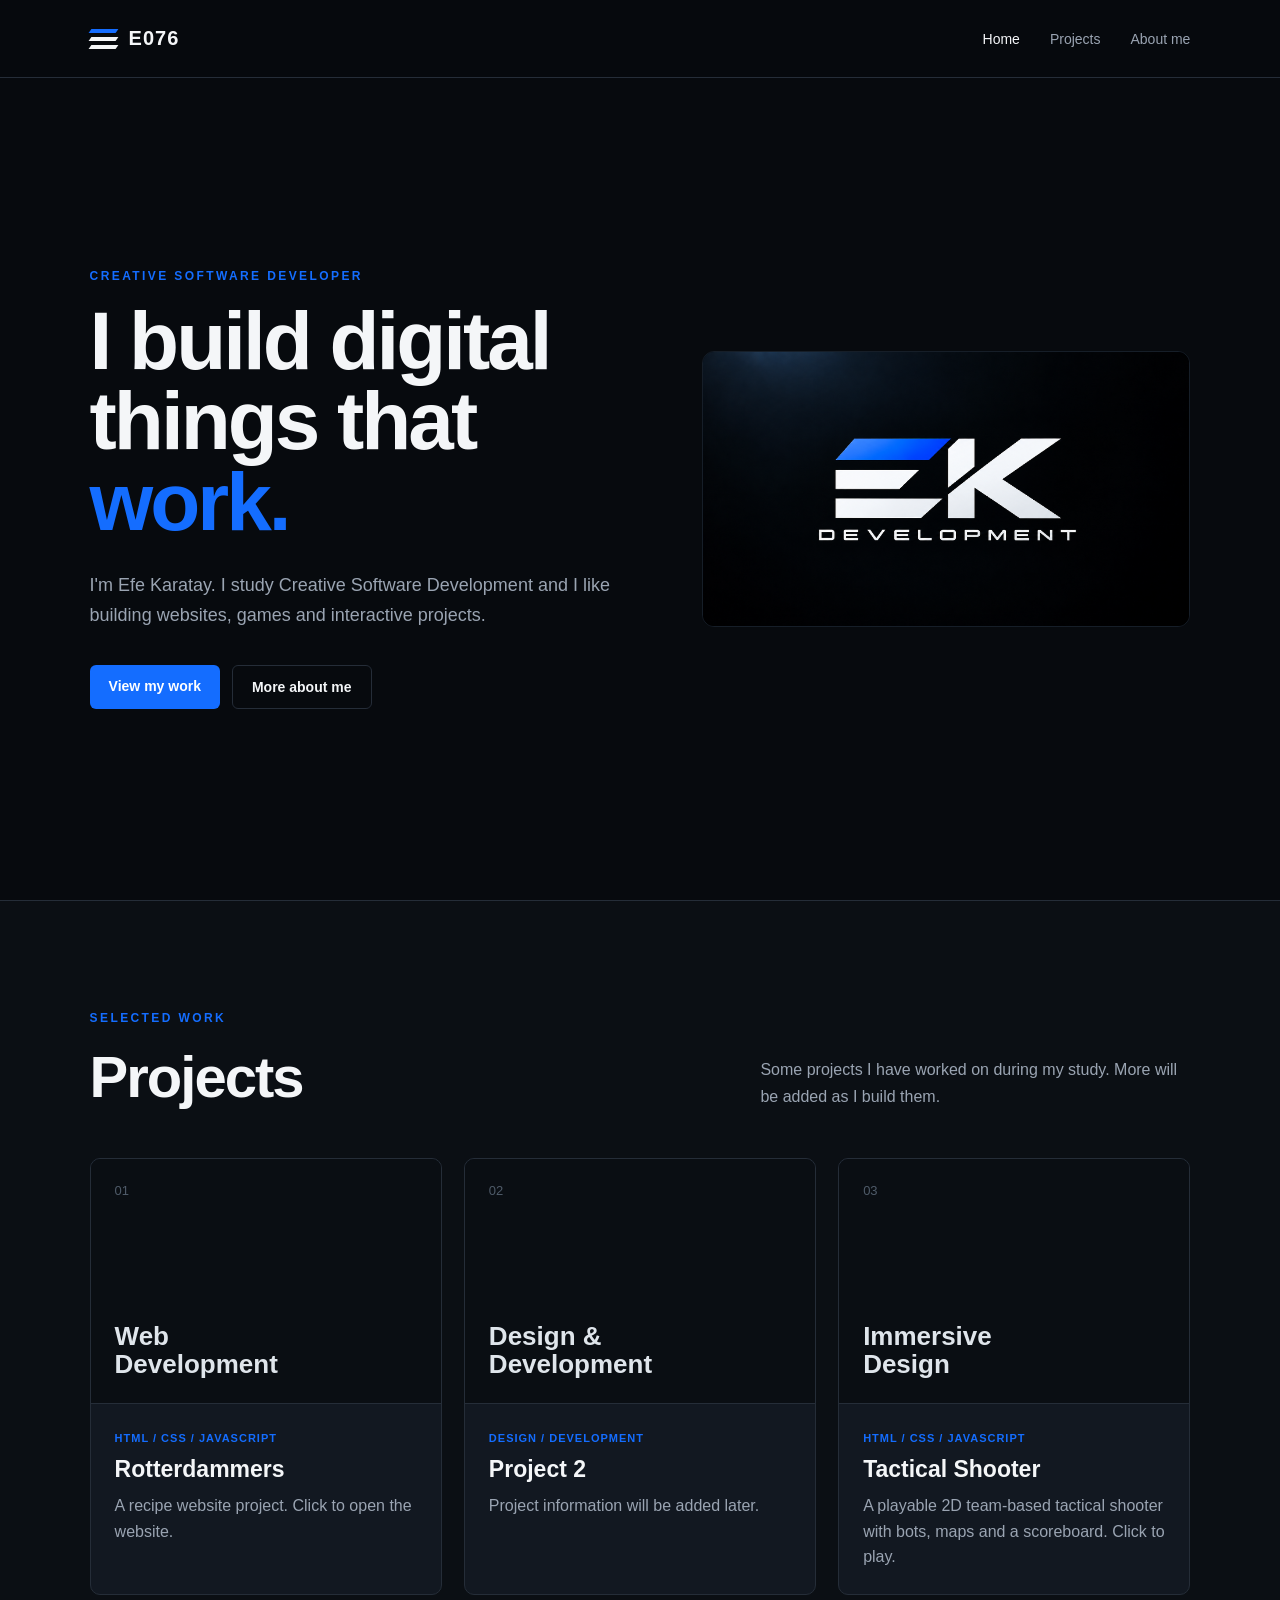
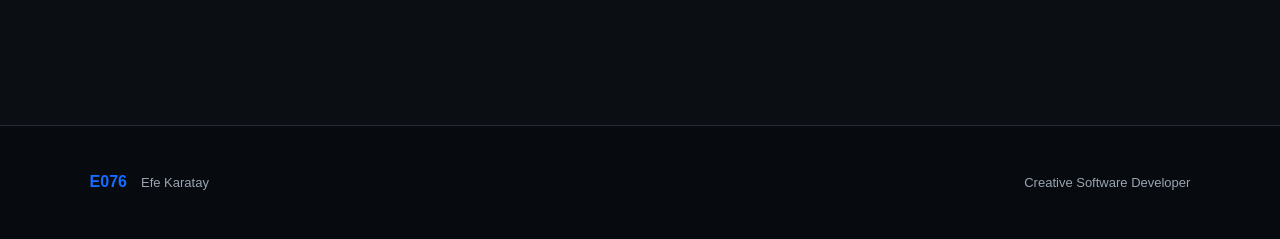
<file: index.html>
<!DOCTYPE html>
<html lang="en">
<head>
  <meta charset="UTF-8">
  <meta name="viewport" content="width=device-width, initial-scale=1.0">
  <title>Efe Karatay | Portfolio</title>
  <link rel="stylesheet" href="style.css">
  <script src="script.js" defer></script>
</head>
<body>
  <nav class="navbar">
    <a class="brand" href="index.html" aria-label="Efe Karatay home">
      <span class="brand-mark"><i></i><i></i><i></i></span>
      <span>E076</span>
    </a>

    <button class="menu-button" type="button" aria-label="Open menu" aria-expanded="false">
      <span></span><span></span><span></span>
    </button>

    <div class="nav-menu">
      <a class="active" href="index.html">Home</a>
      <a href="#projects">Projects</a>
      <a href="about.html">About me</a>
    </div>
  </nav>

  <header class="hero">
    <div class="hero-copy">
      <p class="eyebrow">CREATIVE SOFTWARE DEVELOPER</p>
      <h1>I build digital<br>things that <span>work.</span></h1>
      <p class="intro">I'm Efe Karatay. I study Creative Software Development and I like building websites, games and interactive projects.</p>
      <div class="hero-actions">
        <a class="button primary" href="#projects">View my work</a>
        <a class="button secondary" href="about.html">More about me</a>
      </div>
    </div>

    <div class="hero-visual">
      <img src="foto.jpg" alt="E076 logo">
    </div>
  </header>

  <main>
    <section class="projects" id="projects">
      <div class="section-heading">
        <div>
          <p class="eyebrow">SELECTED WORK</p>
          <h2>Projects</h2>
        </div>
        <p>Some projects I have worked on during my study. More will be added as I build them.</p>
      </div>

      <div class="project-grid">
        <a class="project-card" href="https://efe076.github.io/Rotterdammers/index.html" target="_blank" rel="noopener noreferrer" style="display:block;color:inherit;text-decoration:none;cursor:pointer" aria-label="Open Rotterdammers website homepage">
          <div class="project-preview"><span>01</span><strong>Web Development</strong></div>
          <div class="project-info">
            <span>HTML / CSS / JavaScript</span>
            <h3>Rotterdammers</h3>
            <p>A recipe website project. Click to open the website.</p>
          </div>
        </a>

        <article class="project-card">
          <div class="project-preview"><span>02</span><strong>Design & Development</strong></div>
          <div class="project-info">
            <span>Design / Development</span>
            <h3>Project 2</h3>
            <p>Project information will be added later.</p>
          </div>
        </article>

        <a class="project-card" href="./PIXELPROJECT/index.html" style="display:block;color:inherit;text-decoration:none;cursor:pointer" aria-label="Play Tactical Shooter - Immersive Design">
          <div class="project-preview"><span>03</span><strong>Immersive Design</strong></div>
          <div class="project-info">
            <span>HTML / CSS / JavaScript</span>
            <h3>Tactical Shooter</h3>
            <p>A playable 2D team-based tactical shooter with bots, maps and a scoreboard. Click to play.</p>
          </div>
        </a>
      </div>
    </section>
  </main>

  <footer>
    <div><strong>E076</strong><span>Efe Karatay</span></div>
    <p>Creative Software Developer</p>
  </footer>
</body>
</html>
</file>
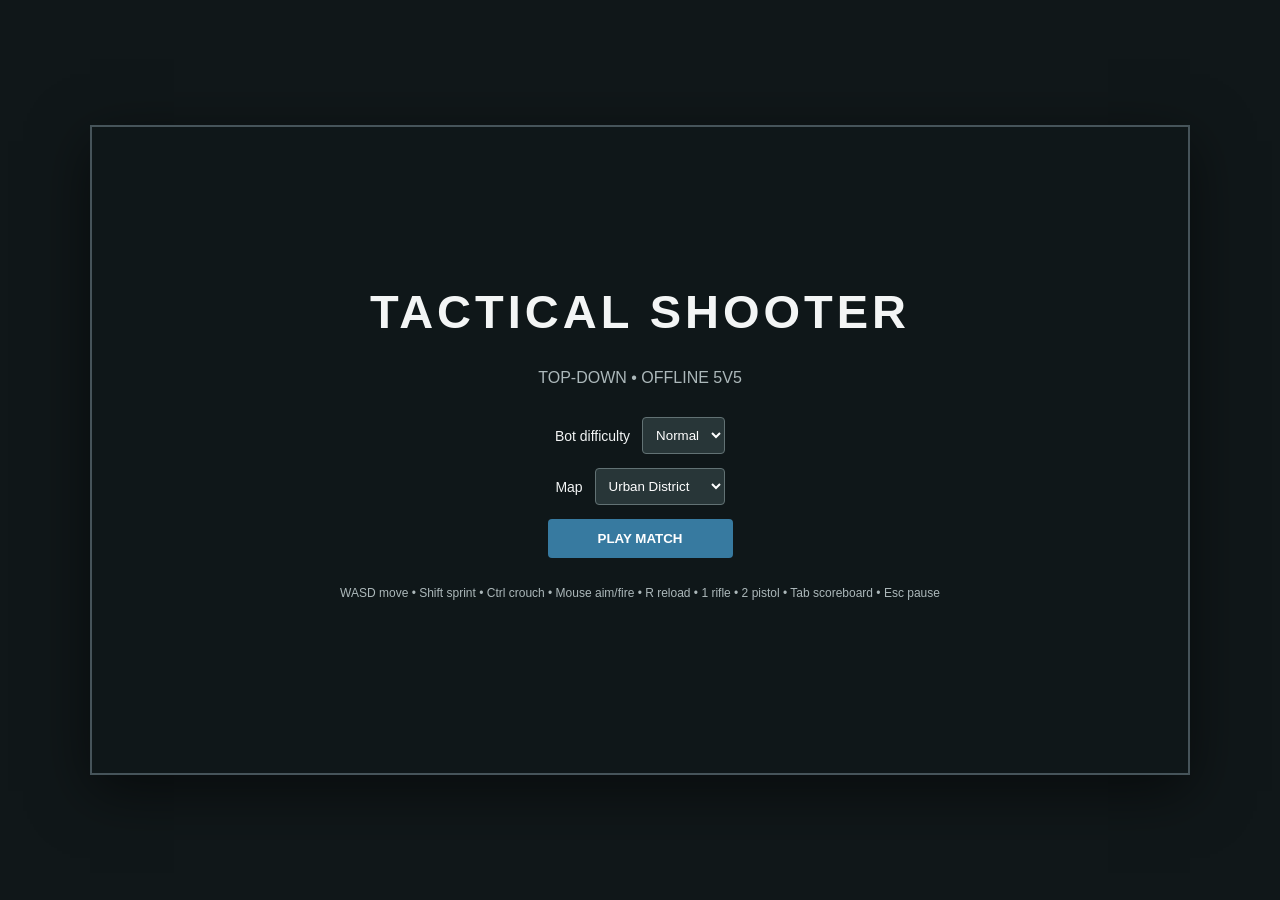
<file: PIXELPROJECT/index.html>
<!doctype html>
<html lang="nl">

<head>
    <meta charset="UTF-8">
    <meta name="viewport" content="width=device-width,initial-scale=1">
    <title>Tactical Shooter</title>
    <link rel="stylesheet" href="style.css">
</head>

<body>
    <main id="shell"><canvas id="game" width="1100" height="650"></canvas>
        <div id="hud" class="hidden">
            <div id="top"><span id="blueScore">BLUE 0</span><span id="clock">10:00</span><span id="redScore">RED
                    0</span></div>
            <div id="feed"></div>
            <div id="minimap"><canvas id="mini" width="180" height="120"></canvas></div>
            <div id="bottomLeft"><b id="name">BLUE • YOU</b>
                <div>HEALTH <strong id="hp">100</strong> / ARMOR <strong id="armor">50</strong></div>
                <div id="healthTrack">
                    <div id="healthFill"></div>
                </div>
            </div>
            <div id="bottomRight"><b id="weapon">RIFLE</b><strong id="ammo">30 / 180</strong><small id="reload">R TO
                    RELOAD</small></div>
            <div id="reticle">+</div>
            <div id="respawn"></div>
            <div id="hitmarker"></div>
        </div>
        <section id="menu" class="overlay">
            <h1>TACTICAL SHOOTER</h1>
            <p>TOP-DOWN • OFFLINE 5V5</p><label>Bot difficulty <select id="difficulty">
                    <option value="easy">Easy</option>
                    <option value="normal" selected>Normal</option>
                    <option value="hard">Hard</option>
                </select></label><label>Map <select id="mapChoice">
                    <option value="urban">Urban District</option>
                    <option value="desert">Desert Outpost</option>
                </select></label><button id="play">PLAY MATCH</button>
            <p class="hint">WASD move • Shift sprint • Ctrl crouch • Mouse aim/fire • R reload • 1 rifle • 2 pistol •
                Tab scoreboard • Esc pause</p>
        </section>
        <section id="pause" class="overlay hidden">
            <h2>PAUSED</h2><button id="resume">RESUME</button><button id="quit">MAIN MENU</button>
        </section>
        <section id="results" class="overlay hidden">
            <h2 id="resultTitle">MATCH OVER</h2>
            <p id="resultStats"></p><button id="again">PLAY AGAIN</button><button id="home">MAIN MENU</button>
        </section>
        <section id="scoreboard" class="overlay hidden">
            <h2>SCOREBOARD</h2>
            <div id="scoreRows"></div>
        </section>
    </main>
    <script src="script.js"></script>
</body>

</html>
</file>
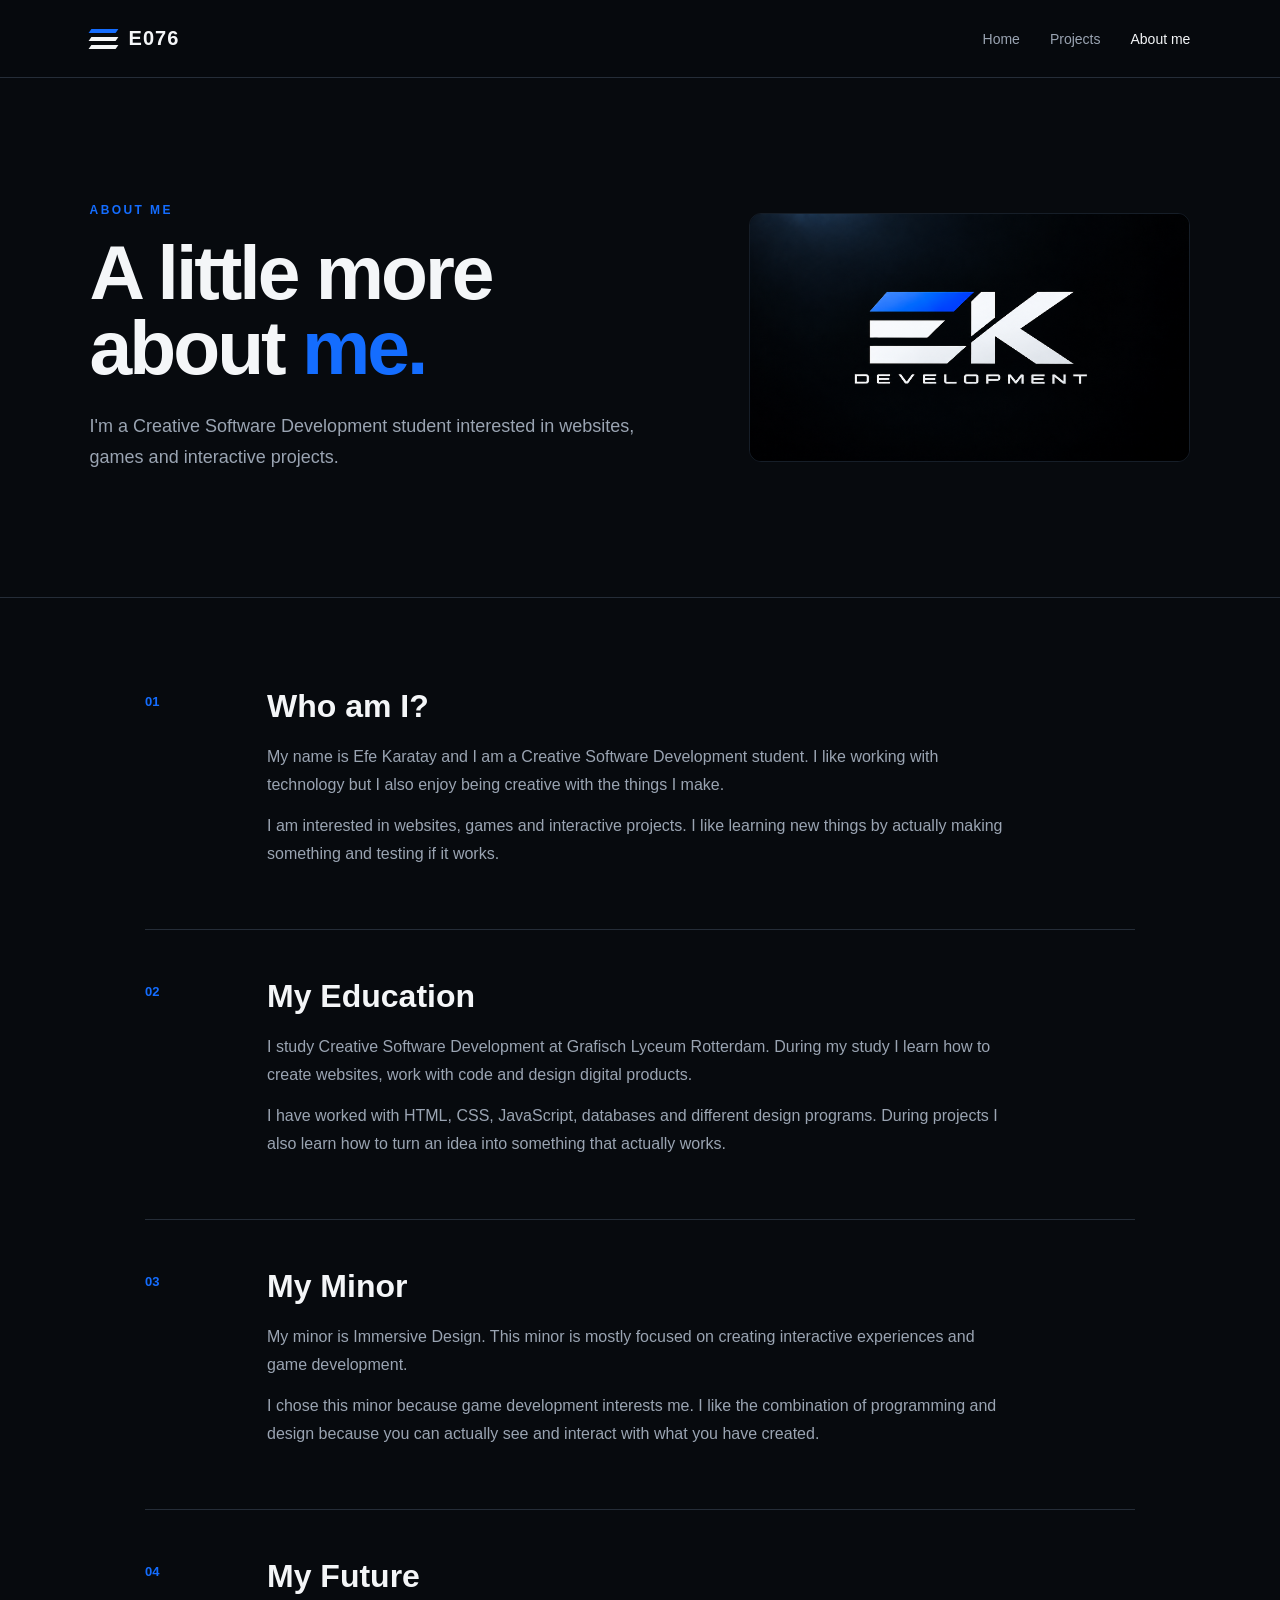
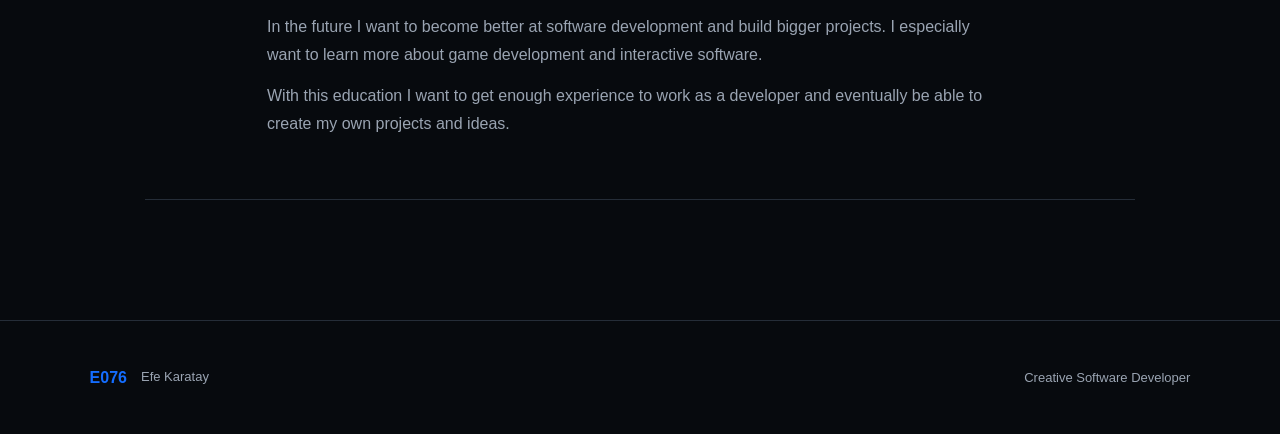
<file: about.html>
<!DOCTYPE html>
<html lang="en">
<head>
  <meta charset="UTF-8">
  <meta name="viewport" content="width=device-width, initial-scale=1.0">
  <title>About Me | Efe Karatay</title>
  <link rel="stylesheet" href="about.css">
  <script src="script.js" defer></script>
</head>
<body>
  <nav class="navbar">
    <a class="brand" href="index.html" aria-label="Efe Karatay home">
      <span class="brand-mark"><i></i><i></i><i></i></span>
      <span>E076</span>
    </a>

    <button class="menu-button" type="button" aria-label="Open menu" aria-expanded="false">
      <span></span><span></span><span></span>
    </button>

    <div class="nav-menu">
      <a href="index.html">Home</a>
      <a href="index.html#projects">Projects</a>
      <a class="active" href="about.html">About me</a>
    </div>
  </nav>

  <header class="page-header">
    <div class="page-copy">
      <p class="eyebrow">ABOUT ME</p>
      <h1>A little more<br>about <span>me.</span></h1>
      <p>I'm a Creative Software Development student interested in websites, games and interactive projects.</p>
    </div>
    <img src="foto.jpg" alt="E076 logo">
  </header>

  <main class="about-main">
    <section class="about-block">
      <p class="number">01</p>
      <div>
        <h2>Who am I?</h2>
        <p>My name is Efe Karatay and I am a Creative Software Development student. I like working with technology but I also enjoy being creative with the things I make.</p>
        <p>I am interested in websites, games and interactive projects. I like learning new things by actually making something and testing if it works.</p>
      </div>
    </section>

    <section class="about-block">
      <p class="number">02</p>
      <div>
        <h2>My Education</h2>
        <p>I study Creative Software Development at Grafisch Lyceum Rotterdam. During my study I learn how to create websites, work with code and design digital products.</p>
        <p>I have worked with HTML, CSS, JavaScript, databases and different design programs. During projects I also learn how to turn an idea into something that actually works.</p>
      </div>
    </section>

    <section class="about-block">
      <p class="number">03</p>
      <div>
        <h2>My Minor</h2>
        <p>My minor is Immersive Design. This minor is mostly focused on creating interactive experiences and game development.</p>
        <p>I chose this minor because game development interests me. I like the combination of programming and design because you can actually see and interact with what you have created.</p>
      </div>
    </section>

    <section class="about-block">
      <p class="number">04</p>
      <div>
        <h2>My Future</h2>
        <p>In the future I want to become better at software development and build bigger projects. I especially want to learn more about game development and interactive software.</p>
        <p>With this education I want to get enough experience to work as a developer and eventually be able to create my own projects and ideas.</p>
      </div>
    </section>
  </main>

  <footer>
    <div><strong>E076</strong><span>Efe Karatay</span></div>
    <p>Creative Software Developer</p>
  </footer>
</body>
</html>
</file>
<file: style.css>
* {
  box-sizing: border-box;
}

:root {
  --black: #070a0e;
  --dark: #0d1117;
  --panel: #121821;
  --line: #252d38;
  --white: #f4f6f8;
  --muted: #9aa4b2;
  --blue: #146dff;
}

html {
  scroll-behavior: smooth;
}

body {
  margin: 0;
  font-family: Arial, Helvetica, sans-serif;
  background: var(--black);
  color: var(--white);
}

a {
  color: inherit;
  text-decoration: none;
}

.navbar {
  height: 78px;
  padding: 0 7%;
  display: flex;
  align-items: center;
  justify-content: space-between;
  position: sticky;
  top: 0;
  z-index: 100;
  background: rgba(7, 10, 14, 0.96);
  border-bottom: 1px solid var(--line);
}

.brand {
  display: flex;
  align-items: center;
  gap: 12px;
  font-size: 20px;
  font-weight: 800;
  letter-spacing: 1px;
}

.brand-mark {
  width: 27px;
  display: grid;
  gap: 4px;
}

.brand-mark i {
  display: block;
  height: 4px;
  background: var(--white);
  transform: skewX(-35deg);
}

.brand-mark i:first-child {
  background: var(--blue);
}

.nav-menu {
  display: flex;
  align-items: center;
  gap: 30px;
}

.nav-menu a {
  color: var(--muted);
  font-size: 14px;
  transition: color .2s ease;
}

.nav-menu a:hover,
.nav-menu a.active {
  color: var(--white);
}

.menu-button {
  display: none;
  width: 44px;
  height: 44px;
  padding: 10px;
  border: 1px solid var(--line);
  background: transparent;
  border-radius: 8px;
  cursor: pointer;
}

.menu-button span {
  display: block;
  height: 2px;
  margin: 5px 0;
  background: var(--white);
  transition: transform .25s ease, opacity .25s ease;
}

.hero {
  min-height: calc(100vh - 78px);
  padding: 80px 7%;
  display: grid;
  grid-template-columns: 1fr .9fr;
  align-items: center;
  gap: 70px;
  background: var(--black);
}

.hero-copy {
  max-width: 760px;
  animation: enter .7s ease both;
}

.eyebrow {
  margin: 0 0 18px;
  color: var(--blue);
  font-size: 12px;
  font-weight: 800;
  letter-spacing: 2.4px;
}

.hero h1 {
  margin: 0;
  max-width: 800px;
  font-size: clamp(48px, 6.4vw, 88px);
  line-height: .98;
  letter-spacing: -3px;
}

.hero h1 span {
  color: var(--blue);
}

.intro {
  max-width: 600px;
  margin: 28px 0 0;
  color: var(--muted);
  font-size: 18px;
  line-height: 1.7;
}

.hero-actions {
  display: flex;
  gap: 12px;
  margin-top: 34px;
}

.button {
  display: inline-block;
  padding: 13px 19px;
  border-radius: 6px;
  font-size: 14px;
  font-weight: 700;
  transition: transform .2s ease, background .2s ease, border-color .2s ease;
}

.button:hover {
  transform: translateY(-2px);
}

.button.primary {
  background: var(--blue);
  color: #fff;
}

.button.primary:hover {
  background: #2c7cff;
}

.button.secondary {
  border: 1px solid var(--line);
  color: var(--white);
}

.button.secondary:hover {
  border-color: #465263;
  background: #10151c;
}

.hero-visual {
  display: flex;
  justify-content: flex-end;
  animation: enter .8s .1s ease both;
}

.hero-visual img {
  width: min(100%, 620px);
  display: block;
  border-radius: 12px;
  border: 1px solid #161e28;
}

.projects {
  padding: 110px 7% 130px;
  background: #0b0f14;
  border-top: 1px solid var(--line);
}

.section-heading {
  max-width: 1200px;
  margin: 0 auto 48px;
  display: flex;
  align-items: end;
  justify-content: space-between;
  gap: 40px;
}

.section-heading h2 {
  margin: 0;
  font-size: clamp(38px, 5vw, 58px);
  letter-spacing: -2px;
}

.section-heading > p {
  max-width: 430px;
  margin: 0;
  color: var(--muted);
  line-height: 1.7;
}

.project-grid {
  max-width: 1200px;
  margin: auto;
  display: grid;
  grid-template-columns: repeat(3, 1fr);
  gap: 22px;
}

.project-card {
  overflow: hidden;
  background: var(--panel);
  border: 1px solid var(--line);
  border-radius: 10px;
  transition: transform .28s ease, border-color .28s ease, box-shadow .28s ease;
}

.project-card:hover {
  transform: translateY(-8px);
  border-color: #3c4756;
  box-shadow: 0 20px 45px rgba(0, 0, 0, .28);
}

.project-preview {
  min-height: 245px;
  padding: 24px;
  display: flex;
  flex-direction: column;
  justify-content: space-between;
  background: #0a0e13;
  border-bottom: 1px solid var(--line);
  transition: background .28s ease;
}

.project-card:hover .project-preview {
  background: #0d1420;
}

.project-preview span {
  color: #4f5b69;
  font-size: 13px;
}

.project-preview strong {
  max-width: 220px;
  color: #dfe5eb;
  font-size: 26px;
  line-height: 1.1;
}

.project-card:hover .project-preview strong {
  color: #fff;
}

.project-info {
  padding: 24px;
}

.project-info > span {
  color: var(--blue);
  font-size: 11px;
  font-weight: 700;
  letter-spacing: 1px;
  text-transform: uppercase;
}

.project-info h3 {
  margin: 10px 0;
  font-size: 23px;
}

.project-info p {
  margin: 0;
  color: var(--muted);
  line-height: 1.6;
}

footer {
  padding: 36px 7%;
  display: flex;
  justify-content: space-between;
  align-items: center;
  border-top: 1px solid var(--line);
  background: var(--black);
}

footer div {
  display: flex;
  align-items: center;
  gap: 14px;
}

footer strong {
  color: var(--blue);
}

footer span,
footer p {
  color: var(--muted);
  font-size: 13px;
}

@keyframes enter {
  from {
    opacity: 0;
    transform: translateY(16px);
  }
  to {
    opacity: 1;
    transform: translateY(0);
  }
}

@media (max-width: 850px) {
  .navbar {
    padding: 0 22px;
  }

  .menu-button {
    display: block;
  }

  .menu-button.open span:nth-child(1) {
    transform: translateY(7px) rotate(45deg);
  }

  .menu-button.open span:nth-child(2) {
    opacity: 0;
  }

  .menu-button.open span:nth-child(3) {
    transform: translateY(-7px) rotate(-45deg);
  }

  .nav-menu {
    position: absolute;
    top: 78px;
    left: 0;
    right: 0;
    padding: 18px 22px 24px;
    display: grid;
    gap: 4px;
    background: var(--black);
    border-bottom: 1px solid var(--line);
    opacity: 0;
    visibility: hidden;
    transform: translateY(-8px);
    transition: opacity .25s ease, transform .25s ease, visibility .25s ease;
  }

  .nav-menu.open {
    opacity: 1;
    visibility: visible;
    transform: translateY(0);
  }

  .nav-menu a {
    padding: 13px 4px;
    border-bottom: 1px solid #151b23;
  }

  .hero {
    min-height: auto;
    padding: 75px 24px;
    grid-template-columns: 1fr;
    gap: 50px;
  }

  .hero h1 {
    letter-spacing: -2px;
  }

  .hero-visual {
    justify-content: flex-start;
  }

  .projects {
    padding: 80px 24px 90px;
  }

  .section-heading {
    display: block;
  }

  .section-heading > p {
    margin-top: 18px;
  }

  .project-grid {
    grid-template-columns: 1fr;
  }

  footer {
    padding: 30px 24px;
    align-items: flex-start;
    flex-direction: column;
    gap: 8px;
  }

  footer p {
    margin: 0;
  }
}

@media (prefers-reduced-motion: reduce) {
  html {
    scroll-behavior: auto;
  }

  *,
  *::before,
  *::after {
    animation-duration: .01ms !important;
    transition-duration: .01ms !important;
  }
}
</file>
<file: PIXELPROJECT/style.css>
* {
    box-sizing: border-box
}

body {
    margin: 0;
    min-height: 100vh;
    display: grid;
    place-items: center;
    background: #101719;
    color: #f3f5f5;
    font-family: Arial, sans-serif
}

#shell {
    position: relative;
    width: min(1100px, 100vw);
    aspect-ratio: 1100/650;
    overflow: hidden;
    background: #313b37;
    border: 2px solid #46545a;
    box-shadow: 0 16px 55px #0008
}

#game {
    display: block;
    width: 100%;
    height: 100%;
    cursor: crosshair
}

.hidden {
    display: none !important
}

#hud {
    position: absolute;
    inset: 0;
    pointer-events: none
}

#top {
    position: absolute;
    top: 10px;
    left: 50%;
    transform: translateX(-50%);
    display: flex;
    gap: 22px;
    align-items: center;
    background: #0c1415d9;
    padding: 10px 22px;
    border-radius: 5px;
    font-weight: bold
}

#blueScore {
    color: #67b8ed
}

#redScore {
    color: #fa8580
}

#feed {
    position: absolute;
    right: 15px;
    top: 55px;
    text-align: right;
    font-size: 12px;
    line-height: 1.8;
    text-shadow: 0 2px 3px black
}

#minimap {
    position: absolute;
    top: 15px;
    left: 15px;
    background: #101719d9;
    border: 1px solid #a5b2aa88;
    padding: 4px
}

#mini {
    display: block;
    width: 180px;
    height: 120px
}

#bottomLeft,
#bottomRight {
    position: absolute;
    bottom: 16px;
    background: #0d1516dc;
    padding: 12px 16px;
    border: 1px solid #6b777688;
    border-radius: 6px;
    min-width: 175px
}

#bottomLeft {
    left: 15px
}

#bottomRight {
    right: 15px;
    text-align: right
}

#bottomLeft b,
#bottomRight b {
    display: block;
    color: #b9d3e2;
    font-size: 12px;
    margin-bottom: 7px
}

#bottomLeft div {
    font-size: 12px
}

#bottomRight strong {
    display: block;
    color: #f4d279;
    font-size: 23px
}

#bottomRight small {
    color: #adb7b7;
    font-size: 10px
}

#healthTrack {
    height: 6px;
    background: #343e3b;
    margin-top: 7px;
    border-radius: 3px;
    overflow: hidden
}

#healthFill {
    height: 100%;
    background: #5bdd9a;
    width: 100%
}

#reticle {
    position: absolute;
    left: 50%;
    top: 50%;
    font-size: 23px;
    color: white;
    transform: translate(-50%, -50%);
    opacity: .8
}

#respawn {
    position: absolute;
    top: 43%;
    left: 0;
    right: 0;
    text-align: center;
    font-size: 26px;
    font-weight: bold;
    text-shadow: 0 2px 5px black
}

#hitmarker {
    position: absolute;
    top: 46%;
    left: 50%;
    transform: translateX(-50%);
    color: white;
    font-size: 26px
}

.overlay {
    position: absolute;
    inset: 0;
    background: #0d1517ed;
    display: flex;
    flex-direction: column;
    align-items: center;
    justify-content: center;
    gap: 14px;
    text-align: center;
    padding: 22px
}

.overlay h1 {
    font-size: clamp(25px, 4vw, 47px);
    letter-spacing: 4px;
    margin: 0
}

.overlay h2 {
    margin: 0;
    font-size: 30px
}

.overlay p {
    color: #acb8ba
}

.overlay label {
    display: flex;
    gap: 12px;
    align-items: center;
    font-size: 14px
}

.overlay select {
    padding: 9px;
    background: #283638;
    color: white;
    border: 1px solid #627274;
    border-radius: 4px
}

.overlay button {
    background: #377aa0;
    color: white;
    border: 0;
    padding: 12px 32px;
    min-width: 185px;
    font-weight: bold;
    cursor: pointer;
    border-radius: 4px
}

.overlay button:hover {
    background: #4c9bc7
}

.hint {
    max-width: 700px;
    font-size: 12px;
    line-height: 1.6
}

#scoreboard {
    background: #111b1ce8;
    justify-content: flex-start;
    padding-top: 80px
}

#scoreRows {
    width: min(520px, 100%);
    max-height: 70%;
    overflow: auto;
    text-align: left;
    font-size: 13px
}

#scoreRows div {
    display: grid;
    grid-template-columns: 2fr 1fr 1fr 1fr;
    padding: 7px;
    border-bottom: 1px solid #526062
}

#scoreRows .blue {
    color: #72c3f8
}

#scoreRows .red {
    color: #ff8b86
}

@media(max-width:650px) {
    #minimap {
        transform: scale(.65);
        transform-origin: top left
    }

    #top {
        gap: 10px;
        padding: 6px;
        font-size: 11px
    }

    #bottomLeft,
    #bottomRight {
        padding: 6px;
        min-width: 100px;
        font-size: 10px;
        bottom: 6px
    }

    #bottomRight strong {
        font-size: 15px
    }

    #feed {
        font-size: 9px
    }
}
</file>
<file: about.css>
* {
  box-sizing: border-box;
}

:root {
  --black: #070a0e;
  --dark: #0d1117;
  --panel: #121821;
  --line: #252d38;
  --white: #f4f6f8;
  --muted: #9aa4b2;
  --blue: #146dff;
}

html {
  scroll-behavior: smooth;
}

body {
  margin: 0;
  font-family: Arial, Helvetica, sans-serif;
  background: var(--black);
  color: var(--white);
}

a {
  color: inherit;
  text-decoration: none;
}

.navbar {
  height: 78px;
  padding: 0 7%;
  display: flex;
  align-items: center;
  justify-content: space-between;
  position: sticky;
  top: 0;
  z-index: 100;
  background: rgba(7, 10, 14, .96);
  border-bottom: 1px solid var(--line);
}

.brand {
  display: flex;
  align-items: center;
  gap: 12px;
  font-size: 20px;
  font-weight: 800;
  letter-spacing: 1px;
}

.brand-mark {
  width: 27px;
  display: grid;
  gap: 4px;
}

.brand-mark i {
  display: block;
  height: 4px;
  background: var(--white);
  transform: skewX(-35deg);
}

.brand-mark i:first-child {
  background: var(--blue);
}

.nav-menu {
  display: flex;
  gap: 30px;
}

.nav-menu a {
  color: var(--muted);
  font-size: 14px;
}

.nav-menu a:hover,
.nav-menu a.active {
  color: var(--white);
}

.menu-button {
  display: none;
  width: 44px;
  height: 44px;
  padding: 10px;
  border: 1px solid var(--line);
  background: transparent;
  border-radius: 8px;
  cursor: pointer;
}

.menu-button span {
  display: block;
  height: 2px;
  margin: 5px 0;
  background: var(--white);
  transition: transform .25s ease, opacity .25s ease;
}

.page-header {
  min-height: 520px;
  padding: 80px 7%;
  display: grid;
  grid-template-columns: 1fr .75fr;
  align-items: center;
  gap: 70px;
  border-bottom: 1px solid var(--line);
}

.page-copy {
  animation: enter .7s ease both;
}

.eyebrow {
  margin: 0 0 18px;
  color: var(--blue);
  font-size: 12px;
  font-weight: 800;
  letter-spacing: 2.4px;
}

.page-header h1 {
  margin: 0;
  font-size: clamp(48px, 6vw, 80px);
  line-height: .98;
  letter-spacing: -3px;
}

.page-header h1 span {
  color: var(--blue);
}

.page-header p:last-child {
  max-width: 620px;
  margin: 26px 0 0;
  color: var(--muted);
  font-size: 18px;
  line-height: 1.7;
}

.page-header img {
  width: 100%;
  max-width: 560px;
  justify-self: end;
  border-radius: 12px;
  border: 1px solid #161e28;
  animation: enter .8s .1s ease both;
}

.about-main {
  max-width: 1050px;
  margin: auto;
  padding: 90px 30px 120px;
}

.about-block {
  display: grid;
  grid-template-columns: 90px 1fr;
  gap: 32px;
  padding: 48px 0;
  border-bottom: 1px solid var(--line);
}

.about-block:first-child {
  padding-top: 0;
}

.number {
  margin: 6px 0 0;
  color: var(--blue);
  font-size: 13px;
  font-weight: 700;
}

.about-block h2 {
  margin: 0 0 18px;
  font-size: 32px;
}

.about-block div {
  max-width: 740px;
}

.about-block div p {
  margin: 0 0 13px;
  color: var(--muted);
  line-height: 1.75;
}

footer {
  padding: 36px 7%;
  display: flex;
  justify-content: space-between;
  align-items: center;
  border-top: 1px solid var(--line);
}

footer div {
  display: flex;
  gap: 14px;
}

footer strong {
  color: var(--blue);
}

footer span,
footer p {
  color: var(--muted);
  font-size: 13px;
}

@keyframes enter {
  from { opacity: 0; transform: translateY(16px); }
  to { opacity: 1; transform: translateY(0); }
}

@media (max-width: 850px) {
  .navbar {
    padding: 0 22px;
  }

  .menu-button {
    display: block;
  }

  .menu-button.open span:nth-child(1) {
    transform: translateY(7px) rotate(45deg);
  }

  .menu-button.open span:nth-child(2) {
    opacity: 0;
  }

  .menu-button.open span:nth-child(3) {
    transform: translateY(-7px) rotate(-45deg);
  }

  .nav-menu {
    position: absolute;
    top: 78px;
    left: 0;
    right: 0;
    padding: 18px 22px 24px;
    display: grid;
    gap: 4px;
    background: var(--black);
    border-bottom: 1px solid var(--line);
    opacity: 0;
    visibility: hidden;
    transform: translateY(-8px);
    transition: opacity .25s ease, transform .25s ease, visibility .25s ease;
  }

  .nav-menu.open {
    opacity: 1;
    visibility: visible;
    transform: translateY(0);
  }

  .nav-menu a {
    padding: 13px 4px;
    border-bottom: 1px solid #151b23;
  }

  .page-header {
    min-height: auto;
    padding: 70px 24px;
    grid-template-columns: 1fr;
    gap: 45px;
  }

  .page-header h1 {
    letter-spacing: -2px;
  }

  .page-header img {
    justify-self: start;
  }

  .about-main {
    padding: 70px 24px 90px;
  }

  .about-block {
    grid-template-columns: 1fr;
    gap: 8px;
  }

  footer {
    padding: 30px 24px;
    align-items: flex-start;
    flex-direction: column;
    gap: 8px;
  }

  footer p {
    margin: 0;
  }
}

@media (prefers-reduced-motion: reduce) {
  html { scroll-behavior: auto; }
  *, *::before, *::after {
    animation-duration: .01ms !important;
    transition-duration: .01ms !important;
  }
}
</file>
